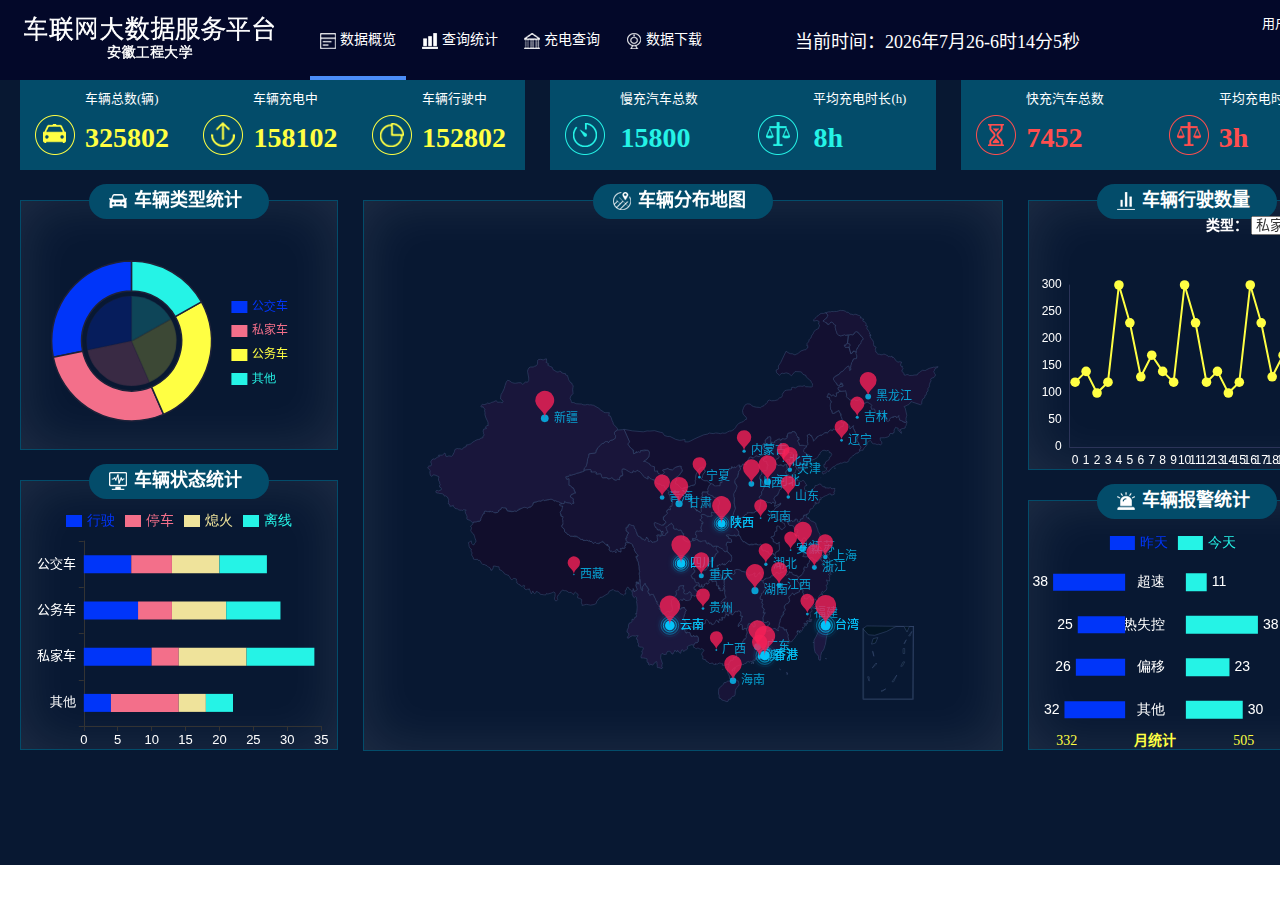
<file: index.html>
<!DOCTYPE html>
<html lang="zh-CN">
<head>
    <meta charset="utf-8">
    <meta http-equiv="X-UA-Compatible" content="IE=edge">
    <meta name="viewport" content="width=device-width, initial-scale=1">
    <title>数据概览</title>
    <link href="css/bootstrap.css" rel="stylesheet">
    <link rel="stylesheet" href="css/common.css">
    <link rel="stylesheet" href="css/data_text.css">
    <link rel="stylesheet" href="css/foundation-datepicker.css">

    <!--[if lt IE 9]>
    <script src="js/html5shiv.min.js"></script>
    <script src="js/respond.min.js"></script>
    <![endif]-->
</head>
<body>

<!--header开始-->
<div class="header">
    <div class="header_logo fl">
        <a href="#"><img src="img/header_logo.png" alt=""></a>
    </div>

    <div class="showTime">当前时间：2021年12月28-0时54分14秒</div>
      <script>
        var t = null;
        t = setTimeout(time, 1000); //開始运行
        function time() {
          clearTimeout(t); //清除定时器
          dt = new Date();
          var y = dt.getFullYear();
          var mt = dt.getMonth() + 1;
          var day = dt.getDate();
          var h = dt.getHours(); //获取时
          var m = dt.getMinutes(); //获取分
          var s = dt.getSeconds(); //获取秒
          document.querySelector(".showTime").innerHTML =
            "当前时间：" +
            y +
            "年" +
            mt +
            "月" +
            day +
            "-" +
            h +
            "时" +
            m +
            "分" +
            s +
            "秒";
          t = setTimeout(time, 1000); //设定定时器，循环运行
        }
      </script>

    <div class="header_nav fl">
        <ul>
            <li>
                <img src="img/nav_1.png" alt="">
                <a href="index.html" class="nav_current">数据概览</a>
            </li>
            <!-- <li>
                <img src="img/nav_2.png" alt="">
                <a href="#">车辆监控</a>
            </li> -->
            <li>
                <img src="img/nav_7.png" alt="">
                <a href="查询统计.html">查询统计</a>
            </li>
            <li>
                <img src="img/nav_3.png" alt="">
                <a href="充电查询.html">充电查询</a>
            </li>
            <!-- <li>
                <img src="img/nav_4.png" alt="">
                <a href="#">参数设置</a>
            </li>
            <li>
                <img src="img/nav_5.png" alt="">
                <a href="#">车载视频</a>
            </li> -->
            <li>
                <img src="img/nav_6.png" alt="">
                <a href="数据下载.html">数据下载</a>
            </li>
            <!--<li>-->
                <!--<img src="img/nav_8.png" alt="">-->
                <!--<a href="#">行业应用</a>-->
            <!--</li>-->
            <!-- <li>
                <img src="img/nav_9.png" alt="">
                <a href="#">系统设置</a>
                <ul>
                    <li>
                        <a href="#">平台管理</a>
                        <ul>
                            <li><a href="#">平台管理1</a></li>
                            <li><a href="#">平台管理2</a></li>
                            <li><a href="#">平台管理3</a></li>
                            <li><a href="#">平台管理3</a></li>
                            <li><a href="#">平台管理3</a></li>
                            <li><a href="#">平台管理3</a></li>
                        </ul>
                    </li>
                    <li>
                        <a href="#">设备管理</a>
                        <ul>
                            <li><a href="#">设备管理1</a></li>
                            <li><a href="#">设备管理2</a></li>
                            <li><a href="#">设备管理3</a></li>
                            <li><a href="#">设备管理4</a></li>
                            <li><a href="#">设备管理5</a></li>
                            <li><a href="#">设备管理6</a></li>
                        </ul>
                    </li>
                    <li><a href="#">系统设置</a></li> -->
                </ul>
            </li>
        </ul>
    </div>
    <div class="header_myself fr">
        <p>用户：管理员</p>
        <a href="#" data-toggle="modal" data-target=".bs-example-modal-sm">注销 &nbsp;<span class="caret"></span></a>
    </div>
</div>
<!--header结束-->

<!--content开始-->
<div class="data_content">
    <!-- <div class="data_time">
        <img src="img/data_time.png" alt="" class="fl">
        <input type="text"  value="" id="demo-1" style="background: #04425f;width: 80px;" placeholder="选择日期">
    </div> -->
    <div class="data_info">
        <div class="info_1 fl">
            <div class="text_1">
                <div class="fl">
                    <img src="img/info_1.png" alt="" class="fl">
                    <div class="fl">
                        <p>车辆总数(辆)</p>
                        <p>325802</p>
                    </div>
                </div>
                <div class="fl">
                    <img src="img/info_2.png" alt="" class="fl">
                    <div class="fl">
                        <p>车辆充电中</p>
                        <p>158102</p>
                    </div>
                </div>
                <div class="fl">
                    <img src="img/info_3.png" alt="" class="fl">
                    <div class="fl">
                        <p>车辆行驶中</p>
                        <p>152802</p>
                    </div>
                </div>
            </div>

        </div>
        <div class="info_2 fl">
            <div class="text_2">
                <div class="fl">
                    <img src="img/info_4.png" alt="" class="fl">
                    <div class="fl">
                        <p>慢充汽车总数</p>
                        <p>15800</p>
                    </div>
                </div>
                <div class="fl">
                    <img src="img/info_5.png" alt="" class="fl">
                    <div class="fl">
                        <p>平均充电时长(h)</p>
                        <p>8h</p>
                    </div>
                </div>
            </div>

        </div>
        <div class="info_3 fr">
            <div class="text_3">
                <div class="fl">
                    <img src="img/info_6.png" alt="" class="fl">
                    <div class="fl">
                        <p>快充汽车总数</p>
                        <p>7452</p>
                    </div>
                </div>
                <div class="fl">
                    <img src="img/info_7.png" alt="" class="fl">
                    <div class="fl">
                        <p>平均充电时长(h)</p>
                        <p>3h</p>
                    </div>
                </div>
            </div>

        </div>
    </div>

    <div class="data_main">
        <div class="main_left fl">
            <div class="left_1">
                <div class="main_title">
                    <img src="img/title_1.png" alt="">
                    车辆类型统计
                </div>
                <div id="chart_1" class="chart" style="width:100%;height: 280px;"></div>
            </div>
            <div class="left_2">
                <div class="main_title">
                    <img src="img/title_2.png" alt="">
                    车辆状态统计
                </div>
                <div id="chart_2" class="chart" style="width:100%;height: 280px;"></div>
            </div>
        </div>
        <div class="main_center fl">
            <div class="center_text">
                <div class="main_title">
                    <img src="img/title_3.png" alt="">
                    车辆分布地图
                </div>
                <div id="chart_map" style="width:100%;height:610px;"></div>
            </div>
        </div>
        <div class="main_right fr">
            <div class="right_1">
                <div class="main_title">
                    <img src="img/title_4.png" alt="">
                    车辆行驶数量
                </div>
                <div class="choice">
                    <label for="">类型：</label>
                    <select name="" id="">
                        <option value="">私家车</option>
                        <option value="">出租车</option>
                        <option value="">公务车</option>
                    </select>
                </div>
                <div id="chart_3" class="echart" style="width:100%;height: 280px;"></div>
            </div>
            <div class="right_2">
                <div class="main_title">
                    <img src="img/title_5.png" alt="">
                    车辆报警统计
                </div>
                <div id="chart_4" class="echart fl" style="width:80%;height: 230px;"></div>
                <div class="fr chart_text">
                    <p>同比</p>
                    <p><img src="img/down.png" alt="">2%</p>
                    <p><img src="img/up.png" alt="">4%</p>
                    <p><img src="img/down.png" alt="">5%</p>
                    <p><img src="img/down.png" alt="">3%</p>
                </div>
                <div style="width: 80%;" class="text_sum">
                    <div class="fl" style="width:30%">332</div>
                    <div class="fl" style="width:40%">月统计</div>
                    <div class="fr" style="width:30%">505</div>
                </div>
            </div>
        </div>
    </div>
    <!-- <div class="data_bottom">
        <div class="bottom_1 fl">
            <div class="main_title">
                <img src="img/title_6.png" alt="">
                汽车品牌保有量排名
            </div>
            <div class="main_table">
                <table>
                    <thead>
                    <tr>
                        <th>排名</th>
                        <th>品牌</th>
                        <th>占比</th>
                    </tr>
                    </thead>
                    <tbody>
                    <tr>
                        <td>1</td>
                        <td>A品牌</td>
                        <td>21%</td>
                    </tr>
                    <tr>
                        <td>2</td>
                        <td>B品牌</td>
                        <td>19%</td>
                    </tr>
                    <tr>
                        <td>3</td>
                        <td>C品牌</td>
                        <td>12%</td>
                    </tr>
                    <tr>
                        <td>4</td>
                        <td>D品牌</td>
                        <td>11%</td>
                    </tr>
                    <tr>
                        <td>5</td>
                        <td>E品牌</td>
                        <td>7%</td>
                    </tr>
                    </tbody>
                </table>
            </div>
        </div>
        <div class="bottom_center fl">
            <div class="bottom_2 fl">
                <div class="main_title">
                    <img src="img/title_6.png" alt="">
                    电池种类使用情况
                </div>
                <div class="main_table">
                    <table>
                        <thead>
                        <tr>
                            <th>排名</th>
                            <th>种类</th>
                            <th>占比</th>
                        </tr>
                        </thead>
                        <tbody>
                        <tr>
                            <td>1</td>
                            <td>铅酸电池</td>
                            <td>31%</td>
                        </tr>
                        <tr>
                            <td>2</td>
                            <td>镍氢电池</td>
                            <td>21%</td>
                        </tr>
                        <tr>
                            <td>3</td>
                            <td>锂离子电池</td>
                            <td>17%</td>
                        </tr>
                        <tr>
                            <td>4</td>
                            <td>磷酸铁锂电池</td>
                            <td>14%</td>
                        </tr>
                        <tr>
                            <td>5</td>
                            <td>三元锂电池</td>
                            <td>11%</td>
                        </tr>
                        </tbody>
                    </table>
                </div>
            </div>
            <div class="bottom_3 fl">
                <div class="main_title">
                    <img src="img/title_6.png" alt="">
                    当前充电高负荷城市
                </div>
                <div class="main_table">
                    <table>
                        <thead>
                        <tr>
                            <th>排名</th>
                            <th>城市</th>
                            <th>最大负荷占比</th>
                        </tr>
                        </thead>
                        <tbody>
                        <tr>
                            <td>1</td>
                            <td>A市</td>
                            <td>87%</td>
                        </tr>
                        <tr>
                            <td>2</td>
                            <td>B市</td>
                            <td>76%</td>
                        </tr>
                        <tr>
                            <td>3</td>
                            <td>C市</td>
                            <td>72%</td>
                        </tr>
                        <tr>
                            <td>4</td>
                            <td>D市</td>
                            <td>66%</td>
                        </tr>
                        <tr>
                            <td>5</td>
                            <td>E市</td>
                            <td>58%</td>
                        </tr>
                        </tbody>
                    </table>
                </div>
            </div>
        </div>
        <div class="bottom_4 fr">
            <div class="main_title">
                <img src="img/title_5.png" alt="">
                全国电动汽车保有量
            </div>
            <div class="main_table">
                <table>
                    <thead>
                    <tr>
                        <th>排名</th>
                        <th>城市</th>
                        <th>占比（全国）</th>
                    </tr>
                    </thead>
                    <tbody>
                    <tr>
                        <td>1</td>
                        <td>北京</td>
                        <td>9%</td>
                    </tr>
                    <tr>
                        <td>2</td>
                        <td>上海</td>
                        <td>7.1%</td>
                    </tr>
                    <tr>
                        <td>3</td>
                        <td>深圳</td>
                        <td>6.2%</td>
                    </tr>
                    <tr>
                        <td>4</td>
                        <td>广州</td>
                        <td>4.2%</td>
                    </tr>
                    <tr>
                        <td>5</td>
                        <td>成都</td>
                        <td>2.2%</td>
                    </tr>
                    </tbody>
                </table>
            </div>
        </div>
    </div>
</div> -->


</div>
<!--content结束-->


<!--注销模态框  开始-->
<div class="modal fade bs-example-modal-sm" id="myModal" tabindex="-1" role="dialog">
    <div class="modal-dialog modal-sm" role="document">
        <div class="modal-content">
            <div class="modal-header">
                <button type="button" class="close" data-dismiss="modal" aria-label="Close"><span aria-hidden="true">&times;</span></button>
                <h4 class="modal-title">注销</h4>
            </div>
            <div class="modal-body">
                <p>确认退出该系统吗？</p>
            </div>
            <div class="modal-footer">
                <button type="button" class="btn btn-default" data-dismiss="modal">取消</button>
                <button type="button" class="btn btn-primary">确认</button>
            </div>
        </div>
    </div>
</div>
<!--注销模态框  结束-->
 

</body>
<script src="js/jquery-2.2.1.min.js"></script>
<script src="js/bootstrap.min.js"></script>
<script src="js/common.js"></script>
<script src="js/echarts.min.js"></script>
<script src="js/echart.js"></script>
<script src="js/china.js"></script>
<script src="js/foundation-datepicker.js"></script>
<script src="js/foundation-datepicker.zh-CN.js"></script>
<script>
    $('#demo-1').fdatepicker();

    var nowTemp = new Date();
    var now = new Date(nowTemp.getFullYear(), nowTemp.getMonth(), nowTemp.getDate(), 0, 0, 0, 0);
    var checkin = $('#dpd1').fdatepicker({
        onRender: function (date) {
            return date.valueOf() < now.valueOf() ? 'disabled' : '';
        }
    }).on('changeDate', function (ev) {
        if (ev.date.valueOf() > checkout.date.valueOf()) {
            var newDate = new Date(ev.date)
            newDate.setDate(newDate.getDate() + 1);
            checkout.update(newDate);
        }
        checkin.hide();
        $('#dpd2')[0].focus();
    }).data('datepicker');
    var checkout = $('#dpd2').fdatepicker({
        onRender: function (date) {
            return date.valueOf() <= checkin.date.valueOf() ? 'disabled' : '';
        }
    }).on('changeDate', function (ev) {
        checkout.hide();
    }).data('datepicker');
</script>
</html>
</file>
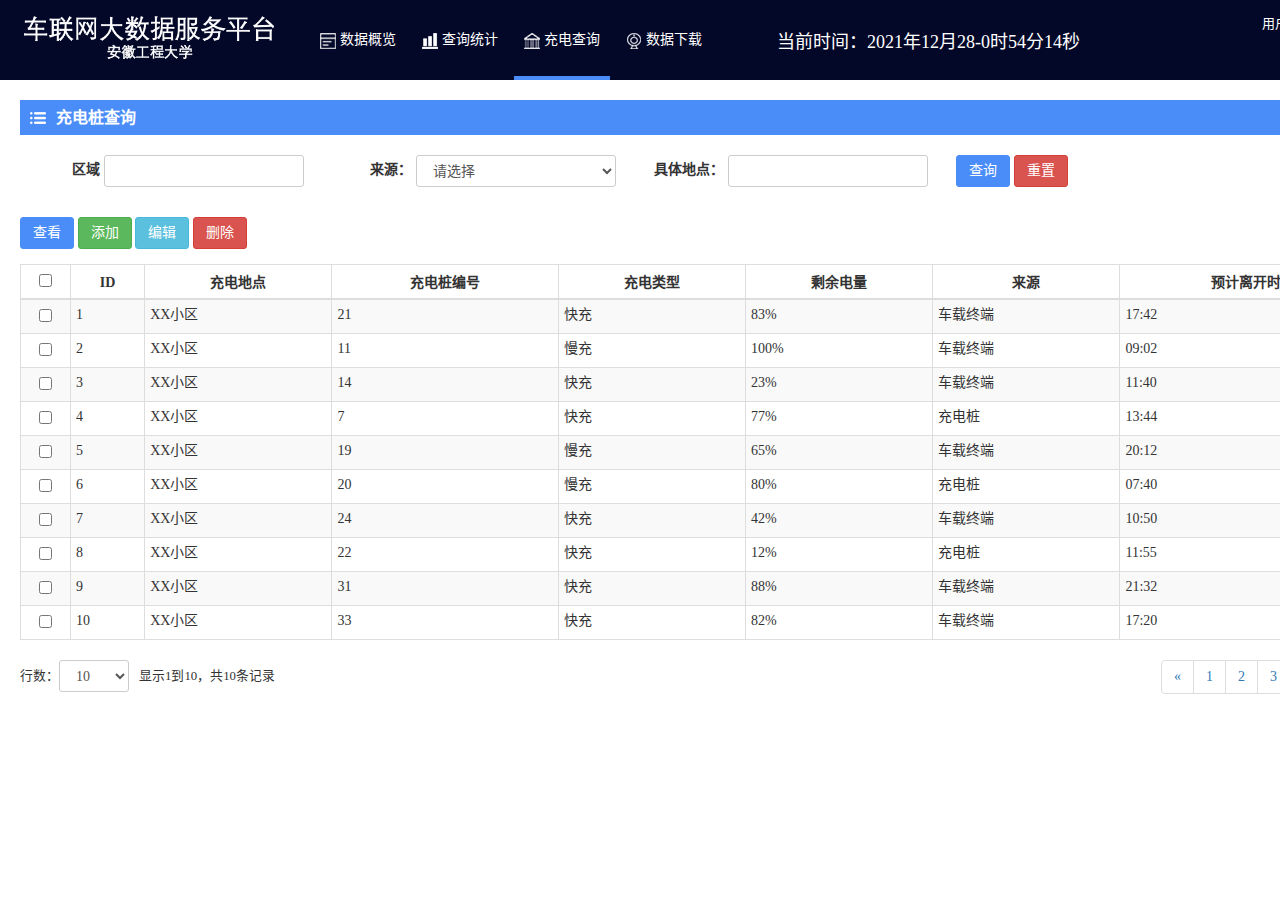
<file: 充电查询.html>
<!DOCTYPE html>
<html lang="zh-CN">
<head>
    <meta charset="utf-8">
    <meta http-equiv="X-UA-Compatible" content="IE=edge">
    <meta name="viewport" content="width=device-width, initial-scale=1">
    <title>充电查询</title>
    <link href="css/bootstrap.css" rel="stylesheet">
    <link rel="stylesheet" href="css/common.css">


    <!--[if lt IE 9]>
    <script src="js/html5shiv.min.js"></script>
    <script src="js/respond.min.js"></script>
    <![endif]-->
</head>
<body>

<!--header开始-->
<div class="header">
    <div class="header_logo fl">
        <a href="#"><img src="img/header_logo.png" alt=""></a>
    </div>
    <div class="showTime">当前时间：2021年12月28-0时54分14秒</div>
      <script>
        var t = null;
        t = setTimeout(time, 1000); //開始运行
        function time() {
          clearTimeout(t); //清除定时器
          dt = new Date();
          var y = dt.getFullYear();
          var mt = dt.getMonth() + 1;
          var day = dt.getDate();
          var h = dt.getHours(); //获取时
          var m = dt.getMinutes(); //获取分
          var s = dt.getSeconds(); //获取秒
          document.querySelector(".showTime").innerHTML =
            "当前时间：" +
            y +
            "年" +
            mt +
            "月" +
            day +
            "-" +
            h +
            "时" +
            m +
            "分" +
            s +
            "秒";
          t = setTimeout(time, 1000); //设定定时器，循环运行
        }
      </script>
    <div class="header_nav fl">
        <ul>
            <li>
                <img src="img/nav_1.png" alt="">
                <a href="index.html" >数据概览</a>
            </li>
            <!-- <li>
                <img src="img/nav_2.png" alt="">
                <a href="#">车辆监控</a>
            </li> -->
            <li>
                <img src="img/nav_7.png" alt="">
                <a href="查询统计.html">查询统计</a>
            </li>
            <li>
                <img src="img/nav_3.png" alt="">
                <a href="充电查询.html" class="nav_current">充电查询</a>
            </li>
            <!-- <li>
                <img src="img/nav_4.png" alt="">
                <a href="#">参数设置</a>
            </li>
            <li>
                <img src="img/nav_5.png" alt="">
                <a href="#">车载视频</a>
            </li> -->
            <li>
                <img src="img/nav_6.png" alt="">
                <a href="数据下载.html">数据下载</a>
            </li>
            <!--<li>-->
                <!--<img src="img/nav_8.png" alt="">-->
                <!--<a href="#">行业应用</a>-->
            <!--</li>-->
            <!-- <li>
                <img src="img/nav_9.png" alt="">
                <a href="#">系统设置</a>
            </li> -->
        </ul>
    </div>
    <div class="header_myself fr">
        <p>用户：管理员</p>
        <a href="#" data-toggle="modal" data-target=".bs-example-modal-sm">注销 &nbsp;<span class="caret"></span></a>
    </div>
</div>
<!--header结束-->

<!--content开始-->
<div class="content">
    <div class="content_title">
        <img src="img/content_title.png" alt="" class="fl">
        <p>充电桩查询</p>
    </div>
    <div class="content_main">
        <div class="form-inline content_search">
            <div class="form-group">
                <label>区域</label>
                <input type="text" class="form-control"  placeholder=" ">
            </div>
            <div class="form-group">
                <label >来源：</label>
                <select class="form-control">
                    <option>请选择</option>
                    <option>车载终端</option>
                    <option>充电桩</option>
                </select>
            </div>
            <div class="form-group">
                <label >具体地点：</label>
                <input type="text" class="form-control"  placeholder="">
            </div>
            <button type="button" class="btn btn-primary">查询</button>
            <button type="button" class="btn btn-danger">重置</button>
        </div>
        <div class="content_table">
            <div class="table_ipt">
                <button type="button" class="btn btn-primary">查看</button>
                <button type="button" class="btn btn-success" id="add_ipt">添加</button>
                <button type="button" class="btn btn-info">编辑</button>
                <button type="button" class="btn btn-danger">删除</button>
            </div>
            <table class="table table-bordered table-hover table-condensed table-responsive table-striped">
                <thead>
                <tr>
                    <th><input type="checkbox"></th>
                    <th>ID</th>
                    <th>充电地点</th>
                    <th>充电桩编号</th>
                    <th>充电类型</th>
                    <th>剩余电量</th>
                    <th>来源</th>
                    <th>预计离开时间</th>
                </tr>
                </thead>
                <tbody>
                <tr>
                    <td><input type="checkbox"></td>
                    <td>1</td>
                    <td>XX小区</td>
                    <td>21</td>
                    <td>快充</td>
                    <td>83%</td>
                    <td>车载终端</td>
                    <td>17:42</td>
                </tr>
                <tr>
                    <td><input type="checkbox"></td>
                    <td>2</td>
                    <td>XX小区</td>
                    <td>11</td>
                    <td>慢充</td>
                    <td>100%</td>
                    <td>车载终端</td>
                    <td>09:02</td>
                </tr>
                <tr>
                    <td><input type="checkbox"></td>
                    <td>3</td>
                    <td>XX小区</td>
                    <td>14</td>
                    <td>快充</td>
                    <td>23%</td>
                    <td>车载终端</td>
                    <td>11:40</td>
                </tr>
                <tr>
                    <td><input type="checkbox"></td>
                    <td>4</td>
                    <td>XX小区</td>
                    <td>7</td>
                    <td>快充</td>
                    <td>77%</td>
                    <td>充电桩</td>
                    <td>13:44</td>
                </tr>
                <tr>
                    <td><input type="checkbox"></td>
                    <td>5</td>
                    <td>XX小区</td>
                    <td>19</td>
                    <td>慢充</td>
                    <td>65%</td>
                    <td>车载终端</td>
                    <td>20:12</td>
                </tr>
                <tr>
                    <td><input type="checkbox"></td>
                    <td>6</td>
                    <td>XX小区</td>
                    <td>20</td>
                    <td>慢充</td>
                    <td>80%</td>
                    <td>充电桩</td>
                    <td>07:40</td>
                </tr>
                <tr>
                    <td><input type="checkbox"></td>
                    <td>7</td>
                    <td>XX小区</td>
                    <td>24</td>
                    <td>快充</td>
                    <td>42%</td>
                    <td>车载终端</td>
                    <td>10:50</td>
                </tr>
                <tr>
                    <td><input type="checkbox"></td>
                    <td>8</td>
                    <td>XX小区</td>
                    <td>22</td>
                    <td>快充</td>
                    <td>12%</td>
                    <td>充电桩</td>
                    <td>11:55</td>
                </tr>
                <tr>
                    <td><input type="checkbox"></td>
                    <td>9</td>
                    <td>XX小区</td>
                    <td>31</td>
                    <td>快充</td>
                    <td>88%</td>
                    <td>车载终端</td>
                    <td>21:32</td>
                </tr>
                <tr>
                    <td><input type="checkbox"></td>
                    <td>10</td>
                    <td>XX小区</td>
                    <td>33</td>
                    <td>快充</td>
                    <td>82%</td>
                    <td>车载终端</td>
                    <td>17:20</td>
                </tr>
                </tbody>
            </table>


        </div>
        <div class="content_page fl">
            <span class="fl">行数：</span>
            <select name="" class="form-control fl">
                <option value="">10</option>
                <option value="">15</option>
                <option value="">20</option>
                <option value="">全部</option>
            </select>
            <span class="fl">显示1到10，共10条记录</span>
        </div>
        <nav aria-label="Page navigation" class="fr">
            <ul class="pagination" style="margin: 0">
                <li>
                    <a href="#" aria-label="Previous">
                        <span aria-hidden="true">&laquo;</span>
                    </a>
                </li>
                <li><a href="#">1</a></li>
                <li><a href="#">2</a></li>
                <li><a href="#">3</a></li>
                <li><a href="#">4</a></li>
                <li><a href="#">5</a></li>
                <li>
                    <a href="#" aria-label="Next">
                        <span aria-hidden="true">&raquo;</span>
                    </a>
                </li>
            </ul>
        </nav>

    </div>

</div>
<!--content结束-->




<!--注销模态框  开始-->
<div class="modal fade bs-example-modal-sm" id="myModal" tabindex="-1" role="dialog">
    <div class="modal-dialog modal-sm" role="document">
        <div class="modal-content">
            <div class="modal-header">
                <button type="button" class="close" data-dismiss="modal" aria-label="Close"><span aria-hidden="true">&times;</span></button>
                <h4 class="modal-title">注销</h4>
            </div>
            <div class="modal-body">
                <p>确认退出该系统吗？</p>
            </div>
            <div class="modal-footer">
                <button type="button" class="btn btn-default" data-dismiss="modal">取消</button>
                <button type="button" class="btn btn-primary">确认</button>
            </div>
        </div>
    </div>
</div>
<!--注销模态框  结束-->


<!--添加模态框  开始-->
<div class="modal fade" id="modal_add" tabindex="-1" role="dialog">
    <div class="modal-dialog" role="document" style="width: 700px;">
        <div class="modal-content">
            <div class="modal-header">
                <button type="button" class="close" data-dismiss="modal" aria-label="Close"><span aria-hidden="true">&times;</span></button>
                <h4 class="modal-title">添加</h4>
            </div>
            <div class="modal-body">
                <div class="form-horizontal">
                    <div class="form-group">
                        <label  class="col-sm-2 control-label">车牌号</label>
                        <div class="col-sm-10">
                            <input type="text" class="form-control"  placeholder="">
                        </div>
                    </div>
                    <div class="form-group">
                        <label  class="col-sm-2 control-label">颜色</label>
                        <div class="col-sm-10">
                            <input type="text" class="form-control"  placeholder="">
                        </div>
                    </div>
                    <div class="form-group">
                        <label  class="col-sm-2 control-label">来源</label>
                        <div class="col-sm-10">
                            <select class="form-control">
                                <option>请选择</option>
                                <option>车载终端</option>
                                <option>其他</option>
                            </select>
                        </div>
                    </div>
                    <div class="form-group">
                        <label  class="col-sm-2 control-label">企业名称</label>
                        <div class="col-sm-10">
                            <input type="text" class="form-control"  placeholder="">
                        </div>
                    </div>
                    <div class="form-group">
                        <label  class="col-sm-2 control-label">报警类型</label>
                        <div class="col-sm-10">
                            <input type="text" class="form-control"  placeholder="">
                        </div>
                    </div>
                    <div class="form-group">
                        <label  class="col-sm-2 control-label">视频终端</label>
                        <div class="col-sm-10">
                            <input type="text" class="form-control"  placeholder="">
                        </div>
                    </div>
                    <div class="form-group">
                        <label  class="col-sm-2 control-label">车辆总数</label>
                        <div class="col-sm-10">
                            <input type="text" class="form-control"  placeholder="">
                        </div>
                    </div>
                    <div/>
                </div>
                <div class="modal-footer">
                    <button type="button" class="btn btn-default" data-dismiss="modal">取消</button>
                    <button type="button" class="btn btn-primary">确认</button>
                </div>
            </div>
        </div>
    </div>
</div>
<!--添加模态框  结束-->



</body>
<script src="js/jquery-1.11.1.js"></script>
<script src="js/bootstrap.min.js"></script>
<script src="js/common.js"></script>
</html>
</file>
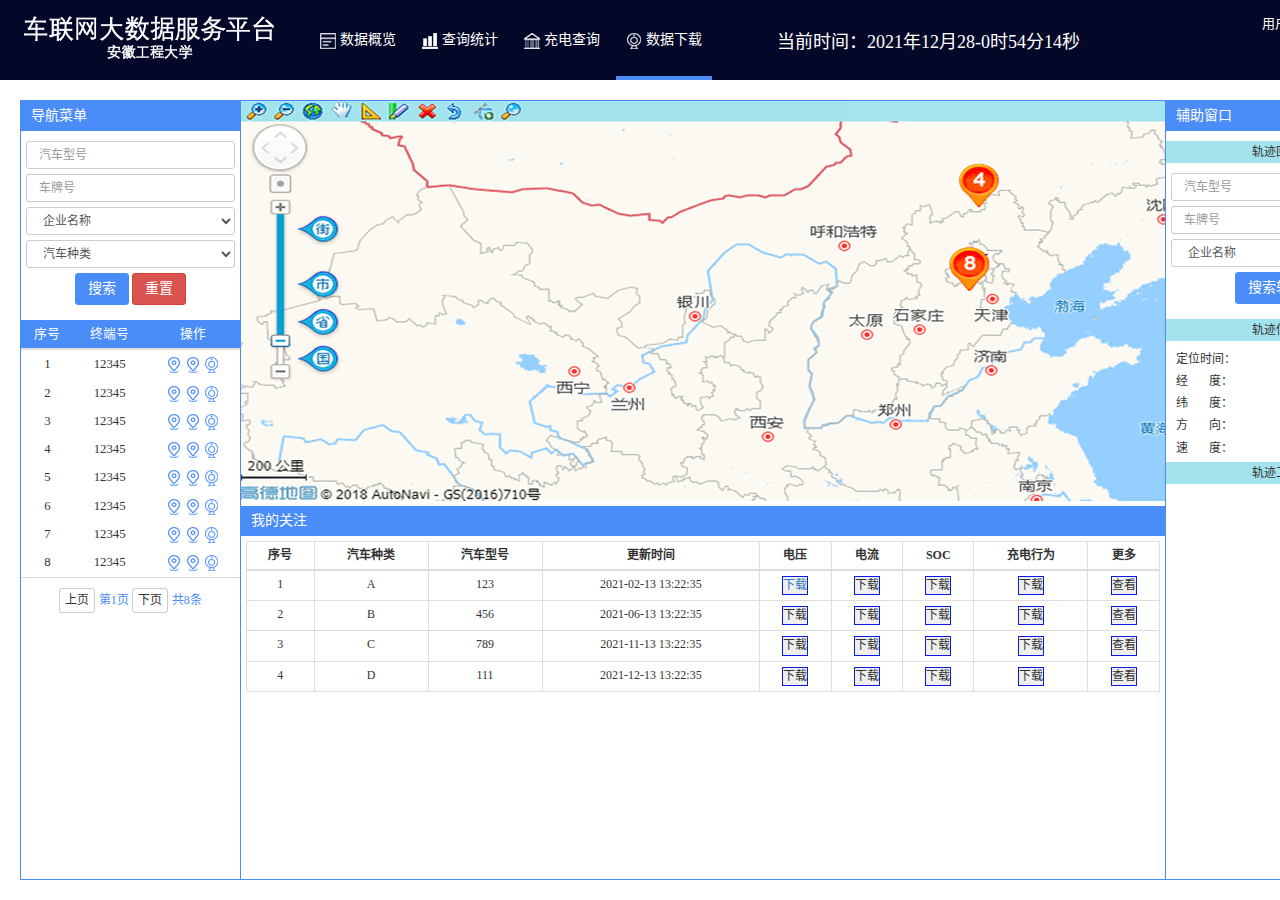
<file: 数据下载.html>
<!DOCTYPE html>
<html lang="zh-CN">
<head>
    <meta charset="utf-8">
    <meta http-equiv="X-UA-Compatible" content="IE=edge">
    <meta name="viewport" content="width=device-width, initial-scale=1">
    <title>数据下载</title>
    <link href="css/bootstrap.css" rel="stylesheet">
    <link rel="stylesheet" href="css/common.css">
    <link rel="stylesheet" href="css/test.css">

    <!--[if lt IE 9]>
    <script src="js/html5shiv.min.js"></script>
    <script src="js/respond.min.js"></script>
    <![endif]-->
</head>
<body>

<!--header开始-->
<div class="header">
    <div class="header_logo fl">
        <a href="#"><img src="img/header_logo.png" alt=""></a>
    </div>
    <div class="showTime">当前时间：2021年12月28-0时54分14秒</div>
      <script>
        var t = null;
        t = setTimeout(time, 1000); //開始运行
        function time() {
          clearTimeout(t); //清除定时器
          dt = new Date();
          var y = dt.getFullYear();
          var mt = dt.getMonth() + 1;
          var day = dt.getDate();
          var h = dt.getHours(); //获取时
          var m = dt.getMinutes(); //获取分
          var s = dt.getSeconds(); //获取秒
          document.querySelector(".showTime").innerHTML =
            "当前时间：" +
            y +
            "年" +
            mt +
            "月" +
            day +
            "-" +
            h +
            "时" +
            m +
            "分" +
            s +
            "秒";
          t = setTimeout(time, 1000); //设定定时器，循环运行
        }
      </script>
    <div class="header_nav fl">
        <ul>
            <li>
                <img src="img/nav_1.png" alt="">
                <a href="index.html">数据概览</a>
            </li>
            <!-- <li>
                <img src="img/nav_2.png" alt="">
                <a href="#">车辆监控</a>
            </li> -->
            <li>
                <img src="img/nav_7.png" alt="">
                <a href="查询统计.html">查询统计</a>
            </li>
            <li>
                <img src="img/nav_3.png" alt="">
                <a href="充电查询.html">充电查询</a>
            </li>
            <!-- <li>
                <img src="img/nav_4.png" alt="">
                <a href="#">参数设置</a>
            </li>
            <li>
                <img src="img/nav_5.png" alt="">
                <a href="#">车载视频</a>
            </li> -->
            <li>
                <img src="img/nav_6.png" alt="">
                <a href="数据下载.html"  class="nav_current">数据下载</a>
            </li>
            <!--<li>-->
                <!--<img src="img/nav_8.png" alt="">-->
                <!--<a href="#">行业应用</a>-->
            <!--</li>-->
            <!-- <li>
                <img src="img/nav_9.png" alt="">
                <a href="#">系统设置</a>
            </li> -->
        </ul>
    </div>
    <div class="header_myself fr">
        <p>用户：管理员</p>
        <a href="#" data-toggle="modal" data-target=".bs-example-modal-sm">注销 &nbsp;<span class="caret"></span></a>
    </div>
</div>
<!--header结束-->

<!--content开始-->
<div class="content video_content">
    <div class="content_left fl">
        <div class="left_title"><p>导航菜单</p></div>
        <div class="left_search">
            <div class="form-group">
                <input type="text" class="form-control"  placeholder="汽车型号">
            </div>
            <div class="form-group">
                <input type="text" class="form-control"  placeholder="车牌号">
            </div>
            <select class="form-control">
                <option>企业名称</option>
                <option>2</option>
                <option>3</option>
                <option>4</option>
                <option>5</option>
            </select>
            <select class="form-control">
                <option>汽车种类</option>
                <option>2</option>
                <option>3</option>
                <option>4</option>
                <option>5</option>
            </select>
        </div>
        <div class="form-group" style="text-align: center">
            <button type="button" class="btn btn-primary">搜索</button>
            <button type="button" class="btn btn-danger">重置</button>
        </div>
        <div class="left_table">
            <table class="table table-condensed table-hover" style="margin-bottom: 0">
                <thead>
                <tr>
                    <th>序号</th>
                    <th>终端号</th>
                    <th>操作</th>
                </tr>
                </thead>
                <tbody>
                <tr>
                    <td>1</td>
                    <td>12345</td>
                    <td>
                        <a href="#"><img src="img/table_1.png" alt=""></a>
                        <a href="#"><img src="img/table_1.png" alt=""></a>
                        <a href="#"><img src="img/table_3.png" alt=""></a>
                    </td>
                </tr>
                <tr>
                    <td>2</td>
                    <td>12345</td>
                    <td>
                        <a href="#"><img src="img/table_1.png" alt=""></a>
                        <a href="#"><img src="img/table_1.png" alt=""></a>
                        <a href="#"><img src="img/table_3.png" alt=""></a>
                    </td>
                </tr>
                <tr>
                    <td>3</td>
                    <td>12345</td>
                    <td>
                        <a href="#"><img src="img/table_1.png" alt=""></a>
                        <a href="#"><img src="img/table_1.png" alt=""></a>
                        <a href="#"><img src="img/table_3.png" alt=""></a>
                    </td>
                </tr>
                <tr>
                    <td>4</td>
                    <td>12345</td>
                    <td>
                        <a href="#"><img src="img/table_1.png" alt=""></a>
                        <a href="#"><img src="img/table_1.png" alt=""></a>
                        <a href="#"><img src="img/table_3.png" alt=""></a>
                    </td>
                </tr>
                <tr>
                    <td>5</td>
                    <td>12345</td>
                    <td>
                        <a href="#"><img src="img/table_1.png" alt=""></a>
                        <a href="#"><img src="img/table_1.png" alt=""></a>
                        <a href="#"><img src="img/table_3.png" alt=""></a>
                    </td>
                </tr>
                <tr>
                    <td>6</td>
                    <td>12345</td>
                    <td>
                        <a href="#"><img src="img/table_1.png" alt=""></a>
                        <a href="#"><img src="img/table_1.png" alt=""></a>
                        <a href="#"><img src="img/table_3.png" alt=""></a>
                    </td>
                </tr>
                <tr>
                    <td>7</td>
                    <td>12345</td>
                    <td>
                        <a href="#"><img src="img/table_1.png" alt=""></a>
                        <a href="#"><img src="img/table_1.png" alt=""></a>
                        <a href="#"><img src="img/table_3.png" alt=""></a>
                    </td>
                </tr>
                <tr>
                    <td>8</td>
                    <td>12345</td>
                    <td>
                        <a href="#"><img src="img/table_1.png" alt=""></a>
                        <a href="#"><img src="img/table_1.png" alt=""></a>
                        <a href="#"><img src="img/table_3.png" alt=""></a>
                    </td>
                </tr>
                </tbody>
            </table>
        </div>
        <div class="table_page">
            <button class="btn btn-default" type="button">上页</button>
            <span>第1页</span>
            <button class="btn btn-default" type="button">下页</button>
            <span>共8条</span>
        </div>
    </div>
    <div class="content_center fl">
        <div class="center_top">
            <div class="map"></div>
            <div class="center_title">
                <p>我的关注</p>
            </div>
            <div class="center_table">
                <table class="table table-bordered table-hover table-condensed">
                    <thead>
                    <tr>
                        <th>序号</th>
                        <th>汽车种类</th>
                        <th>汽车型号</th>
                        <th>更新时间</th>
                        <th>电压</th>
                        <th>电流</th>
                        <th>SOC</th>
                        <th>充电行为</th>
                        <th>更多</th>
                    </tr>
                    </thead>
                    <tbody>
                    <tr>
                        <td>1</td>
                        <td>A</td>
                        <td>123</td>
                        <td>2021-02-13 13:22:35</td>
                        <td><a href="https://account.aliyun.com/login/login.htm?oauth_callback=https%3A%2F%2Fiot.console.aliyun.com%2Flk%2Fsummary%2Fnew&lang=zh" target="_blank"><button name="button">下载</button></td>
                        <td><button name="button">下载</button></td>
                        <td><button name="button">下载</button></td>
                        <td><button name="button">下载</button></td>
                        <td><button name="button">查看</button></td>
                        <!-- <td><a href="#"><img src="img/table_1.png" alt=""></a>
                            <a href="#"><img src="img/table_3.png" alt=""></a>
                        </td> -->
                    </tr>
                    <tr>
                        <td>2</td>
                        <td>B</td>
                        <td>456</td>
                        <td>2021-06-13 13:22:35</td>
                        <td><button name="button">下载</button></td>
                        <td><button name="button">下载</button></td>
                        <td><button name="button">下载</button></td>
                        <td><button name="button">下载</button></td>
                        <td><button name="button">查看</button></td>
                        <!-- <td><a href="#"><img src="img/table_1.png" alt=""></a>
                            <a href="#"><img src="img/table_3.png" alt=""></a>
                        </td> -->
                    </tr>
                    <tr>
                        <td>3</td>
                        <td>C</td>
                        <td>789</td>
                        <td>2021-11-13 13:22:35</td>
                        <td><button name="button">下载</button></td>
                        <td><button name="button">下载</button></td>
                        <td><button name="button">下载</button></td>
                        <td><button name="button">下载</button></td>
                        <td><button name="button">查看</button></td>
                        <!-- <td><a href="#"><img src="img/table_1.png" alt=""></a>
                            <a href="#"><img src="img/table_3.png" alt=""></a>
                        </td> -->
                    </tr>
                    <tr>
                        <td>4</td>
                        <td>D</td>
                        <td>111</td>
                        <td>2021-12-13 13:22:35</td>
                        <td><button name="button">下载</button></td>
                        <td><button name="button">下载</button></td>
                        <td><button name="button">下载</button></td>
                        <td><button name="button">下载</button></td>
                        <td><button name="button">查看</button></td>
                        <!-- <td><a href="#"><img src="img/table_1.png" alt=""></a>
                            <a href="#"><img src="img/table_3.png" alt=""></a>
                        </td> -->
                    </tr>
                    </tbody>
                </table>
            </div>
        </div>
    </div>
    <div class="content_right fr">
        <div class="right_title"><p>辅助窗口</p></div>
        <div>
            <div class="title_1"><p>轨迹回放</p></div>
            <div class="right_search">
                <div class="form-group">
                    <input type="text" class="form-control"  placeholder="汽车型号">
                </div>
                <div class="form-group">
                    <input type="text" class="form-control"  placeholder="车牌号">
                </div>
                <select class="form-control">
                    <option>企业名称</option>
                    <option>2</option>
                    <option>3</option>
                    <option>4</option>
                    <option>5</option>
                </select>
            </div>
            <div class="form-group" style="text-align: center">
                <button type="button" class="btn btn-primary">搜索轨迹</button>
            </div>
        </div>
        <div>
            <div class="title_1"><p>轨迹信息</p></div>
            <div class="right_info">
                <p>定位时间：</p>
                <p>经&nbsp;&nbsp;&nbsp;&nbsp;&nbsp;&nbsp;&nbsp;度：</p>
                <p>纬&nbsp;&nbsp;&nbsp;&nbsp;&nbsp;&nbsp;&nbsp;度：</p>
                <p>方&nbsp;&nbsp;&nbsp;&nbsp;&nbsp;&nbsp;&nbsp;向：</p>
                <p>速&nbsp;&nbsp;&nbsp;&nbsp;&nbsp;&nbsp;&nbsp;度：</p>
            </div>
        </div>
        <div>
            <div class="title_1"><p>轨迹工具</p></div>
        </div>

    </div>

</div>
<!--content结束-->





</body>
<script src="js/jquery-1.11.1.js"></script>
<script src="js/bootstrap.min.js"></script>
<script src="js/common.js"></script>
</html>
</file>
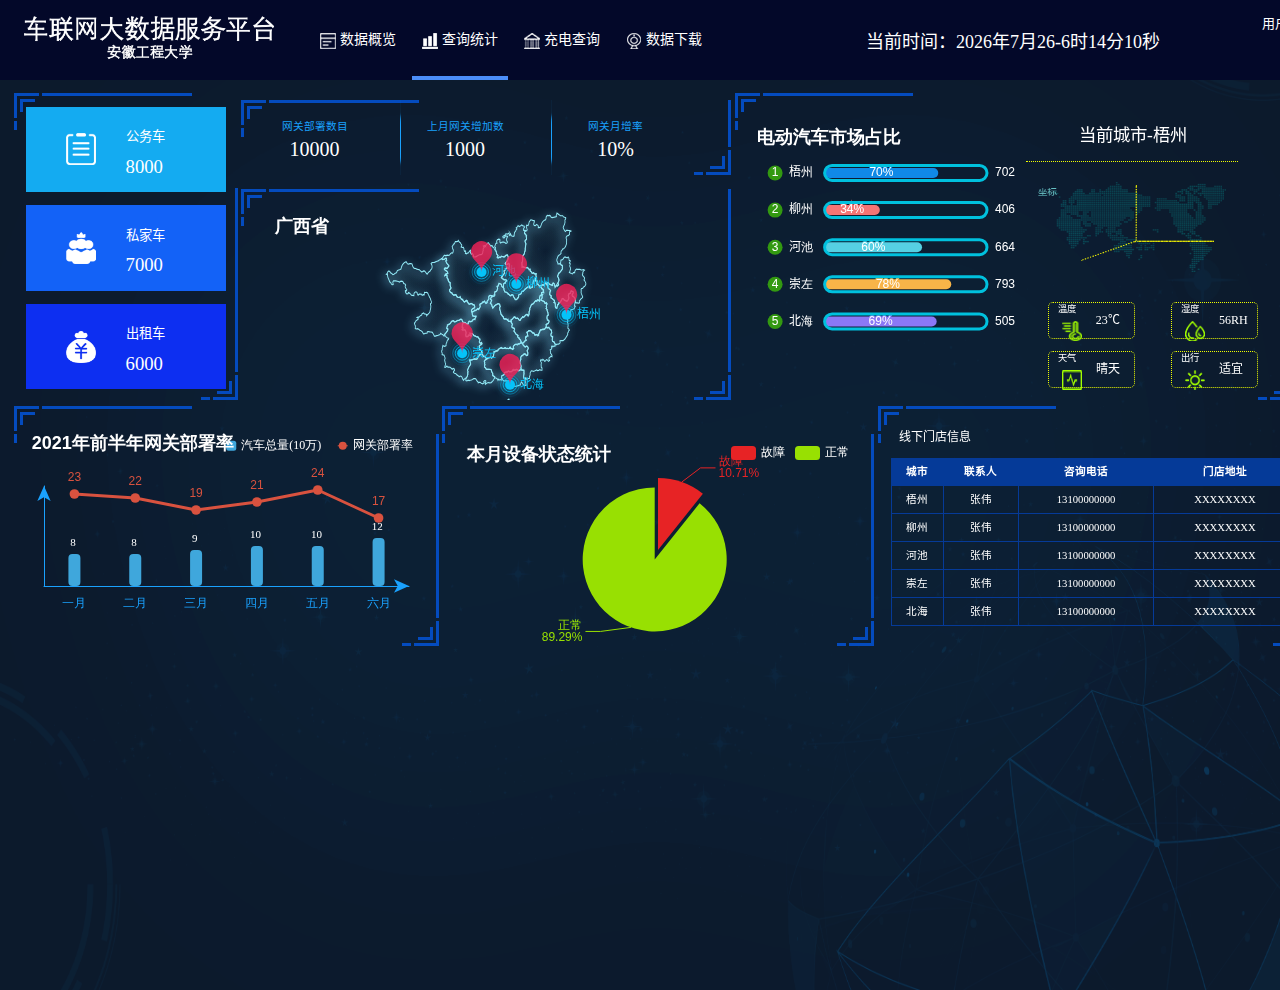
<file: 查询统计.html>
<!DOCTYPE html>
<html lang="zh-CN">
<head>
    <meta charset="UTF-8">
    <meta name="viewport" content="width=device-width, initial-scale=1.0">
    <meta http-equiv="X-UA-Compatible" content="ie=edge">
    <title>设备监测统计大数据</title>
    <link rel="stylesheet" href="css/css-查询统计/index.css">
    <link href="css/bootstrap.css" rel="stylesheet">
    <link rel="stylesheet" href="css/common.css">
    <script src="js/js-查询统计/jquery-2.2.1.min.js"></script>
    <script src="js/js-查询统计/rem.js"></script>
    <script src="js/js-查询统计/echarts.min.js"></script>
    <script src="js/js-查询统计/guangxi.js"></script>
    <script src="js/js-查询统计/index.js"></script>
</head>
<body>
<div class="t_container">
<!--header开始-->
<div class="header">
    <div class="header_logo fl">
        <a href="#"><img src="img/header_logo.png" alt=""></a>
    </div>
    <div class="showTime" id="t_header">当前时间：2021年12月28-0时54分14秒</div>
      <script> 
        var t = null;
        t = setTimeout(time, 1000); //開始运行
        function time() {
          clearTimeout(t); //清除定时器
          dt = new Date();
          var y = dt.getFullYear();
          var mt = dt.getMonth() + 1;
          var day = dt.getDate();
          var h = dt.getHours(); //获取时
          var m = dt.getMinutes(); //获取分
          var s = dt.getSeconds(); //获取秒
          document.querySelector(".showTime").innerHTML =
            "当前时间：" +
            y +
            "年" +
            mt +
            "月" +
            day +
            "-" +
            h +
            "时" +
            m +
            "分" +
            s +
            "秒";
          t = setTimeout(time, 1000); //设定定时器，循环运行
        }
      </script>
    <div class="header_nav fl">
        <ul>
            <li>
                <img src="img/nav_1.png" alt="">
                <a href="index.html" >数据概览</a>
            </li>
            <!-- <li>
                <img src="img/nav_2.png" alt="">
                <a href="#">车辆监控</a>
            </li> -->
            <li>
                <img src="img/nav_7.png" alt="">
                <a href="查询统计.html" class="nav_current">查询统计</a>
            </li>
            <li>
                <img src="img/nav_3.png" alt="">
                <a href="充电查询.html">充电查询</a>
            </li>
            <!-- <li>
                <img src="img/nav_4.png" alt="">
                <a href="#">参数设置</a>
            </li>
            <li>
                <img src="img/nav_5.png" alt="">
                <a href="#">车载视频</a>
            </li> -->
            <li>
                <img src="img/nav_6.png" alt="">
                <a href="数据下载.html">数据下载</a>
            </li>
            <!--<li>-->
                <!--<img src="img/nav_8.png" alt="">-->
                <!--<a href="#">行业应用</a>-->
            <!--</li>-->
            <!-- <li>
                <img src="img/nav_9.png" alt="">
                <a href="#">系统设置</a>
                <ul>
                    <li>
                        <a href="#">平台管理</a>
                        <ul>
                            <li><a href="#">平台管理1</a></li>
                            <li><a href="#">平台管理2</a></li>
                            <li><a href="#">平台管理3</a></li>
                            <li><a href="#">平台管理3</a></li>
                            <li><a href="#">平台管理3</a></li>
                            <li><a href="#">平台管理3</a></li>
                        </ul>
                    </li>
                    <li>
                        <a href="#">设备管理</a>
                        <ul>
                            <li><a href="#">设备管理1</a></li>
                            <li><a href="#">设备管理2</a></li>
                            <li><a href="#">设备管理3</a></li>
                            <li><a href="#">设备管理4</a></li>
                            <li><a href="#">设备管理5</a></li>
                            <li><a href="#">设备管理6</a></li>
                        </ul>
                    </li>
                    <li><a href="#">系统设置</a></li>
                </ul>
            </li> -->
        </ul>
    </div>
    <div class="header_myself fr">
        <p>用户：管理员</p>
        <a href="#" data-toggle="modal" data-target=".bs-example-modal-sm">注销 &nbsp;<span class="caret"></span></a>
    </div>
</div>
<!--header结束-->

<!--content开始-->
<main class="t_main">
    <div class="t_left_box">
        <img class="t_l_line" src="img/img-查询统计/left_line.png" alt="">
        <div class="t_mbox t_rbox">
            <i></i>
            <span>公务车</span>
            <h2>8000</h2>
        </div>
        <div class="t_mbox t_gbox">
            <i></i>
            <span>私家车</span>
            <h2>7000</h2>
        </div>
        <div class="t_mbox t_ybox">
            <i></i>
            <span>出租车</span>
            <h2>6000</h2>
        </div>
        <img class="t_r_line" src="img/img-查询统计/right_line.png" alt="">
    </div>
    <div class="t_center_box">
        <div class="t_top_box">
            <img class="t_l_line" src="img/img-查询统计/left_line.png" alt="">
            <ul class="t_nav">
                <li>
                    <span>网关部署数目</span>
                    <h1>10000</h1>
                    <i></i>
                </li>
                <li>
                    <span>上月网关增加数</span>
                    <h1>1000</h1>
                    <i></i>
                </li>
                <li>
                    <span>网关月增率</span>
                    <h1>10%</h1>
                </li>
            </ul>
            <img class="t_r_line" src="img/img-查询统计/right_line.png" alt="">
        </div>
        <div class="t_bottom_box">
            <img class="t_l_line" src="img/img-查询统计/left_line.png" alt="">
            <div id="chart_3" class="echart" style="width: 100%; height: 3.6rem;"></div>
            <img class="t_r_line" src="img/img-查询统计/right_line.png" alt="">
        </div>
    </div>
    <div class="t_right_box">
            <img class="t_l_line" src="img/img-查询统计/left_line.png" alt="">
            <div id="chart_4" class="echart" style="width: 50%; height: 4.6rem; position: absolute;"></div>
            <header class="t_b_h">
                <span>当前城市-梧州</span>
                <!-- <img src="img/img-查询统计/end.png"></img> 
                <h3>15<span>次</span></h3> -->
            </header>
            <main class="t_b_m">
                <img src="img/img-查询统计/map.png" alt="">
                <div class="t_b_box">
                    <span>溫度</span>
                    <i></i>
                    <h2>23℃</h2>
                </div>
                <div class="t_b_box1">
                    <span>湿度</span>
                    <i></i>
                    <h2>56RH</h2>
                </div>
                <div class="t_b_box2">
                    <span>天气</span>
                    <i></i>
                    <h2>晴天</h2>
                </div>
                <div class="t_b_box3">
                    <span>出行</span>
                    <i></i>
                    <h2>适宜</h2>
                </div>
            </main>
            <img class="t_r_line" src="img/img-查询统计/right_line.png" alt="">
    </div>
    <div class="b_left_box">
            <img class="t_l_line" src="img/img-查询统计/left_line.png" alt="">
            <div id="chart_2" class="echart" style="width: 100%; height: 3.6rem;"></div>
            <img class="t_r_line" src="img/img-查询统计/right_line.png" alt="">
    </div>
    <div class="b_center_box">
            <img class="t_l_line" src="img/img-查询统计/left_line.png" alt="">
            <div id="chart_1" class="echart" style="width: 100%; height: 3.6rem;"></div>
            <img class="t_r_line" src="img/img-查询统计/right_line.png" alt="">
    </div>
    <div class="b_right_box">
            <img class="t_l_line" src="img/img-查询统计/left_line.png" alt="">
            <h1 class="t_title">线下门店信息</h1>
            <table class="t_table">
                <thead>
                    <tr>
                        <th>城市</th>
                        <th>联系人</th>
                        <th>咨询电话</th>
                        <th>门店地址</th>  
                    </tr>
                </thead>
                <tbody>
                    <tr>
                        <td>梧州</td>
                        <td>张伟</td>
                        <td>13100000000</td>
                        <td>XXXXXXXX</td>
                    </tr>
                    <tr>
                        <td>柳州</td>
                        <td>张伟</td>
                        <td>13100000000</td>
                        <td>XXXXXXXX</td>
                    </tr>
                    <tr>
                        <td>河池</td>
                        <td>张伟</td>
                        <td>13100000000</td>
                        <td>XXXXXXXX</td>
                    </tr>
                    <tr>
                        <td>崇左</td>
                        <td>张伟</td>
                        <td>13100000000</td>
                        <td>XXXXXXXX</td>
                    </tr>
                    <tr>
                        <td>北海</td>
                        <td>张伟</td>
                        <td>13100000000</td>
                        <td>XXXXXXXX</td>
                    </tr>
                </tbody>
            </table>
            <img class="t_r_line" src="img/img-查询统计/right_line.png" alt="">
    </div>
</main>
</div>
<!--content结束-->    

</body>
<script src="js/jquery-1.11.1.js"></script>
<script src="js/bootstrap.min.js"></script>
<script src="js/common.js"></script>
</html>
</file>
<file: css/common.css>
*{
    margin: 10;
    padding: 0;
    font-family: PingFangSC-Light, 微软雅黑;
}
body,html{
    width: 100%;
    height: 100%;
    color:#333;
    background-size: cover;
    /* overflow: hidden;*/
}
/*各浏览器显示不同，去掉蓝色边框*/
fieldset, img, input, button {
    border: none;
    padding: 0;
    margin: 0;
    outline-style: none;
    border: 1px solid rgb(10, 25, 228);
}
img {
    border: 0;
    vertical-align: middle;
}
ul, li {
    list-style: none;
}
a {
    text-decoration: none!important;
    cursor: pointer;
}
/*清除浮动*/
.clear-both:before, .clear-both:after {
    display: table;
    content: "";
    -webkit-box-sizing: border-box;
    -moz-box-sizing: border-box;
    box-sizing: border-box;
    clear: both;
}
.clearfix {
    *zoom: 1; /*IE/7/6*/
}
.fl{
    float: left;
}
.fr{
    float: right;
}





/*header开始*/
.header>.showTime {
    position: absolute;
    top: 0;
    right: 200px;
    top: 30px;
    /*line-height: 0.9375rem;*/
    font-size: large;
    color: #fff;
  }
.header{
    width: 100%;
    height: 80px;
    background: #030829;
    padding:0 20px;
    min-width: 1366px;
}
.header>.header_logo{
    padding:10px 10px 10px 0px;
}
.header>.header_logo>a{
    display: block;
}
.header>.header_logo>a>img{
    width:260px;
}

.header>.header_nav{
    margin-left: 20px;
}
.header>.header_nav>ul>li{
    float: left;
    margin-right: 6px;
    position: relative;
}
.header>.header_nav>ul>li>a{
    display: block;
    height: 80px;
    padding:0 10px 0 30px;
    line-height: 80px;
    color:#fff;
}
.header>.header_nav>ul>li>a:hover{
    border-bottom: 4px solid #4b8df8;
}
.header>.header_nav>ul>li>img{
    float: left;
    position: absolute;
    top: 33px;
    left:10px;
}
.header>.header_nav>ul>li>a.nav_current{
    border-bottom: 4px solid #4b8df8;
}

.header>.header_myself{
    width: 90px;
    text-align: center;
}
.header>.header_myself>p{
    color:#fff;
    font-size: 13px;
    margin-top: 15px;
}
.header>.header_myself>a{
    color:#fff;
    font-size: 13px;
}

/*二级菜单 开始*/
.header>.header_nav>ul>li>ul>li>a{
    display: block;
    padding:8px 10px;
    background-color: #030829;
    color:#fff;
    font-size: 14px;
}
.header>.header_nav>ul>li>ul{
    display: none;
    width: 100px;
    position: absolute;
    top:80px;
    left: 0px;
    z-index: 1000;
}
.header>.header_nav>ul>li>ul>li>a:hover{
    background-color: #4b8df8;
}
.header>.header_nav>ul>li>ul>li{
    position: relative;
    z-index: 1000;
}
.header>.header_nav>ul>li>ul>li>ul{
    display: none;
    width: 100px;
    position: absolute;
    top:0;
    left: 100px;;
}
.header>.header_nav>ul>li>ul>li>ul>li>a{
    display: block;
    padding:8px 10px;
    background-color: #030829;
    color:#fff;
    font-size: 14px;
}
.header>.header_nav>ul>li>ul>li>ul>li>a:hover{
    background-color: #4b8df8;
}
/*二级菜单 结束*/

/*header结束*/



/*content 开始*/

.content{
    margin: 20px;
    width: calc(100% - 40px);
    min-width: 1366px;
}
.content>.content_title{
    width: 100%;
    height: 35px;
    line-height: 35px;
    background-color: #4b8df8;
    box-sizing: border-box;
    margin-bottom: 20px;
}
.content>.content_title>p{
    color:#fff;
    font-size: 16px;
    font-weight: 600;
}
.content>.content_title>img{
    margin: 10px 10px 0px 10px;
}
.content>.content_main{
    min-width: 1366px;
}
.content>.content_main>.content_search>div{
    margin-right: 25px;
}
.content>.content_main>.content_search>div>label{
    width: 80px;
    text-align: right;
}
.content>.content_main>.content_search>div>select,
.content>.content_main>.content_search>div>input
{
    width: 200px;
}
.content>.content_main>.content_table{
    margin-top: 30px;
}
.content>.content_main>.content_table>table{
    margin-top: 15px;
}
.content>.content_main>.content_table>table th:nth-child(1),
.content>.content_main>.content_table>table td:nth-child(1){
    width: 50px;
    text-align: center;
}

.content>.content_main>.content_page>span {
    font-size: 12.8px;
    margin-top: 7px;
}
.content>.content_main>.content_page>select{
    width: 70px;
    margin-right: 10px;
}
/*content 结束*/
</file>
<file: css/data_text.css>
.data_content{
    /*overflow-x: hidden;*/
    min-width: 1366px;
    background-color: #081832;
    padding-top: 0px;
    padding-bottom: 10px;
}
.data_content .data_time{
    width: 130px;
    height: 35px;
    background-color: #04425f;
    line-height: 35px;
    color:#fff;
    font-size: 12.8px;
    position: relative;
    padding-left: 45px;
    margin-bottom: 25px;
    margin-left: 20px;
}
.data_content .data_time img{
    position: absolute;
    top: 8px;
    left: 15px;
}
.data_content .data_info{
    width: calc(100% - 40px);
    margin-bottom: 20px;
    height: 100px;
    margin-left: 20px;
}
.data_content .data_info .info_1{
    width: 40%;
    height: 10px;
}
.data_content .data_info .info_1>.text_1{
    width: calc(100% - 25px);
    background-color: #034c6a;
    height: 90px;
}

.data_content .data_info .info_2{
    width: 31%;
    height: 100px;
}
.data_content .data_info .info_2>.text_2{
    width: calc(100% - 25px);
    background-color: #034c6a;
    height: 90px;
}

.data_content .data_info .info_3{
    width: 29%;
    height: 100px;
}
.data_content .data_info .info_3>.text_3{
    width:100%;
    background-color: #034c6a;
    height: 90px;

}

.data_content .data_info>div.info_1>.text_1>div{
    width: 33.333%;
    position: relative;
}
.data_content .data_info>div.info_2>div>div,
.data_content .data_info>div.info_3>div>div{
    width: 50%;
    position: relative;
}
.data_content .data_info img{
    position: absolute;
    top: 35px;
    left: 15px;
}
.data_content .data_info>div>div>div>div{
    margin-left:65px;
    margin-top: 10px;
}
.data_content .data_info>div.info_2>div>div>div{
    margin-left: 70px;
    margin-top: 10px;
}
.data_content .data_info p:nth-child(1){
    color:#fff;
    font-size: 12.8px;
}
.data_content .data_info p:nth-child(2){
    font-weight: 600;
    font-size: 28px;
    color:#ffff43;
}
.data_content .data_info>div.info_2 p:nth-child(2){
    font-weight: 600;
    font-size: 28px;
    color:#25f3e6;
}
.data_content .data_info>div.info_3 p:nth-child(2){
    font-weight: 600;
    font-size: 28px;
    color:#ff4e4e;
}

.data_content .data_main{
    width: calc(100% - 40px);
    margin-bottom: 40px;
    height: 615px;
    margin-left: 20px;
}
.data_content .data_main .main_left{
    width: 24%;
}
.data_content .data_main .main_left>div{
    width: 100%;
    height: 270px;
    box-sizing: border-box;
    border: 1px solid #034c6a;
    box-shadow: 0px 0 55px rgba(255,255,255,.1) inset;
    position: relative;
}
.data_content .data_main .main_left div.left_1{
    height: 250px;
    /*background: url("../img/chart_1.png") no-repeat center;*/
}

.data_content .data_main .main_left div.left_2{
    /*background: url("../img/chart_2.png") no-repeat center;*/
}
.data_content .data_main .main_left div:nth-child(1){
    margin-bottom: 30px;
}
.data_content .data_main .main_left div .main_title{
    width: 180px;
    height: 35px;
    line-height: 33px;
    background-color: #034c6a;
    border-radius: 18px;
    position: absolute;
    top: -17px;
    left:50%;
    margin-left: -90px;
    color:#fff;
    font-size: 18px;
    font-weight: 600;
    box-sizing: border-box;
    padding-left: 45px;
    z-index: 1000;
}
.data_content .data_main .main_left div .main_title img{
    position: absolute;
    top: 8px;
    left: 20px;
}


.data_content .data_main .main_center{
    width: 52%;
    height: 610px;

}
.data_content .data_main .main_center .center_text{
    width: calc(100% - 50px);
    height: 551px;
    margin-left: 25px;
    margin-right: 25px;
    box-sizing: border-box;
    border: 1px solid #034c6a;
    box-shadow: 0px 0 55px rgba(255,255,255,.1) inset;
    position: relative;
    /*background: url("../img/chart_map.png") no-repeat center ;*/
}
.data_content .data_main .main_center .main_title{
    width: 180px;
    height: 35px;
    line-height: 33px;
    background-color: #034c6a;
    border-radius: 18px;
    position: absolute;
    top: -17px;
    left:50%;
    margin-left: -90px;
    color:#fff;
    font-size: 18px;
    font-weight: 600;
    box-sizing: border-box;
    padding-left: 45px;
    z-index: 1000;
}
.data_content .data_main .main_center .main_title img{
    position: absolute;
    top: 8px;
    left: 20px;
}

.data_content .data_main .main_right{
    width: 24%;
}
.data_content .data_main .main_right>div{
    width: 100%;
    height: 270px;
    box-sizing: border-box;
    border: 1px solid #034c6a;
    box-shadow: 0px 0 55px rgba(255,255,255,.1) inset;
    position: relative;
}
.data_content .data_main .main_right div.right_1 .choice{
    position: absolute;
    top: 15px;
    right: 30px;
    z-index: 1000;
}
.data_content .data_main .main_right div.right_1 .choice label{
    color:#fff;
}

.data_content .data_main .main_right div.right_2{
    height: 250px;
    /*background: url("../img/chart_4.png") no-repeat center;*/
}
.data_content .data_main .main_right div.right_2 .chart_text {
    width: 18%;
    color:#fff;
    text-align: center;
    margin-top: 12px;
}
.data_content .data_main .main_right div.right_2 .chart_text p{
    margin-top: 21px;
}
.data_content .data_main .main_right div.right_2 .chart_text p img{
    margin-right: 5px;
    margin-top: -4px;
}
.data_content .data_main .main_right div.right_2 .chart_text p:nth-child(1){
    font-size: 14px;
    font-weight: 600;
}
.data_content .data_main .main_right div.right_2 .text_sum{
    text-align: center;
    color:#ffff43;
    font-weight: 500;
}
.data_content .data_main .main_right div.right_2 .text_sum div:nth-child(2){
    font-size: 14px;
    font-weight: 600;
}
.data_content .data_main .main_right div:nth-child(1){
    margin-bottom: 30px;
}
.data_content .data_main .main_right div .main_title{
    width: 180px;
    height: 35px;
    line-height: 33px;
    background-color: #034c6a;
    border-radius: 18px;
    position: absolute;
    top: -17px;
    left:50%;
    margin-left: -90px;
    color:#fff;
    font-size: 18px;
    font-weight: 600;
    box-sizing: border-box;
    padding-left: 45px;
}
.data_content .data_main .main_right div .main_title img{
    position: absolute;
    top: 8px;
    left: 20px;
}


.data_content .data_bottom{
    width: calc(100% - 40px);
    height: 280px;
    margin-left: 20px;
}
.data_content .data_bottom div{

}
.data_content .data_bottom .bottom_1{
    width: 24%;
    height: 280px;
    box-shadow: 0px 0 55px rgba(255,255,255,.1) inset;
    position: relative;
    box-sizing: border-box;
    border: 1px solid #034c6a;
    /*background: url("../img/chart_5.png") no-repeat;*/
}
.data_content .data_bottom .bottom_center{
    width: 52%;
    height: 280px;
}
.data_content .data_bottom .bottom_2{
    width: calc(50% - 35px);
    height: 280px;
   box-shadow: 0px 0 55px rgba(255,255,255,.1) inset;
    position: relative;
    box-sizing: border-box;
    border: 1px solid #034c6a;
    margin-left: 25px;
    /*background: url("../img/chart_6.png") no-repeat;*/
}
.data_content .data_bottom .bottom_3{
    width: calc(50% - 40px);
    height: 280px;
    box-shadow: 0px 0 55px rgba(255,255,255,.1) inset;
    position: relative;
    box-sizing: border-box;
    border: 1px solid #034c6a;
    /*background: url("../img/chart_7.png") no-repeat;*/
    margin-left:25px;
}
.data_content .data_bottom .bottom_4{
    width: 24%;
    height: 280px;
  box-shadow: 0px 0 55px rgba(255,255,255,.1) inset;
    position: relative;
    box-sizing: border-box;
    border: 1px solid #034c6a;
    /*background: url("../img/chart_8.png") no-repeat;*/
}
.data_content .data_bottom div .main_title{
    width: 220px;
    height: 35px;
    line-height: 33px;
    background-color: #034c6a;
    border-radius: 18px;
    position: absolute;
    top: -17px;
    left:50%;
    margin-left: -110px;
    color:#fff;
    font-size: 18px;
    font-weight: 600;
    box-sizing: border-box;
    padding-left: 45px;
}
.data_content .data_bottom div .main_title img{
    position: absolute;
    top: 8px;
    left: 20px;
}

.data_content .data_bottom div .main_table tr{
    height: 42px;
}
.data_content .data_bottom div .main_table{
    width: 100%;
    margin-top: 25px;
}
.data_content .data_bottom div .main_table table{
    width: 100%;
}
.data_content .data_bottom div .main_table thead tr{
    height: 42px;
}
.data_content .data_bottom div .main_table th{
    font-size: 14px;
    font-weight: 600;
    color:#61d2f7;
    text-align: center;
}
.data_content .data_bottom div .main_table th:nth-child(1){
    width: 30%;
}
.data_content .data_bottom div .main_table th:nth-child(2){
    width: 35%;
}
.data_content .data_bottom div .main_table th:nth-child(2){
    width: 35%;
}
.data_content .data_bottom div .main_table td{
    color:#fff;
    font-size: 12.8px;
    text-align: center;
}
.data_content .data_bottom div .main_table tbody tr:nth-child(1),
.data_content .data_bottom div .main_table tbody tr:nth-child(3),
.data_content .data_bottom div .main_table tbody tr:nth-child(5){
   box-shadow: 0px 0 55px rgba(255,255,255,.1) inset;
}
</file>
<file: css/test.css>
.modal-body{
    height: 600px;
}
.modal-body .modal_left{
    width: 180px;
    height: 585px;
    border-right:1px solid #4b8df8;;
    overflow-x: hidden;
}
.modal-body .nav_title{
    height: 30px;
    line-height: 30px;
    background-color: #4b8df8;
    color:#fff;
}
.modal-body .nav_title p{
    margin-left: 10px;
}
.modal-body .nav_content p{
    font-size: 12px;
    margin-top: 5px;
    margin-bottom: 0;
    margin-left: 10px;
}
.modal-body .nav_content p:nth-child(1){
    margin-top: 10px;
}
.modal-body .left_handle{
    margin-top: 15px;
}
.modal-body .handle_title{
    height: 30px;
    line-height: 30px;
    background-color: #4b8df8;
    color:#fff;
    margin-bottom: 5px;
}
.modal-body .handle_title p{
    margin-left: 10px;
}
.modal-body .handle_nav>ul{
    margin-left: 20px;
}
.modal-body .handle_nav>ul>li>a{
    color:#333;
    display: block;
    padding:4px 0;
    font-size: 12.8px;
}
.modal-body .handle_nav>ul>li>a:hover{
    color:#4b8df8;
}
.modal-body .modal_right{
    width: calc(100% - 190px);
    margin-left: 10px;
}
.modal-body .modal_right .info_title{
    color:#fff;
    height: 30px;
    line-height: 30px;
    background-color: #4b8df8;
    margin-bottom: 20px;
}
.modal-body .modal_right .info_title p{
    margin-left: 10px;
}


.modal-body .modal_right .table_title{
    color:#fff;
    height: 30px;
    line-height: 30px;
    background-color: #4b8df8;
    margin-bottom: 20px;
    margin-top: 30px;
}
.modal-body .modal_right .table_title p{
    margin-left: 10px;
}
.modal-body .modal_right .table_content{
    height: 250px;
    overflow-x: hidden;
}

.modal-body .modal_right th,
.modal-body .modal_right td{
    font-size: 12.8px;
}




/*视频监控 弹窗开始*/
.modal_left .video_search{
    margin-top: 5px;
    padding:0 5px;
}
.modal_left .video_search div,
.modal_left .video_search select{
    margin-bottom: 5px;
}
.modal_left .video_search input,
.modal_left .video_search select
{
    font-size: 12px;
    height: 28px;
}

/*视频监控 弹窗结束*/
.video_content{
    height:calc(100% - 120px);
    border: 1px solid #4b8df8;
}
.video_content .content_left{
    width: 220px;
    box-sizing: border-box;
    border-right:1px solid #4b8df8;
    height: 100%;
}
.video_content .content_left .left_title{
    width: 220px;
    color:#fff;
    height: 30px;
    line-height: 30px;
    background-color: #4b8df8;
    margin-bottom: 10px;
}
.video_content .content_left .left_title p{
    margin-left: 10px;
}
.video_content .content_left .left_search{
    padding:0 5px;
}
.video_content .content_left .left_search div,
.video_content .content_left .left_search select{
    margin-bottom: 5px;
    font-size: 12px;
    height: 28px;
}
.video_content .content_left .left_search div input{
    font-size: 12px;
    height: 28px;
}



.video_content .content_left .left_table{
    border-bottom: 1px solid #ddd;
}
.video_content .content_left .left_table th{
    font-weight: normal;
    font-size: 12.8px;
    background-color: #4b8df8;
    color:#fff;
    text-align: center;
}
.video_content .content_left .left_table td{
    font-size: 12.8px;
    text-align: center;
    border: none;
}
.video_content .content_left .table_page{
    text-align: center;
    margin-top: 10px;
}
.video_content .content_left .table_page button{
    font-size: 12px;
    padding:3px 5px;
}
.video_content .content_left .table_page span{
    font-size: 12px;
    color:#4b8df8;
}



.video_content .content_right{
    width: 220px;
    box-sizing: border-box;
    border-left:1px solid #4b8df8;
    height: 100%;
}
.video_content .content_right .right_title{
    width: 220px;
    color:#fff;
    height: 30px;
    line-height: 30px;
    background-color: #4b8df8;
    margin-bottom: 10px;
}
.video_content .content_right .right_title p{
    margin-left: 10px;
}
.video_content .content_right .title_1{
    font-size: 12px;
    background-color: #a3e3ed;
    color:#333;
    height: 22px;
    line-height: 22px;
    text-align: center;
    margin-bottom: 10px;
}
.video_content .content_right .right_search{
    padding:0 5px;
}
.video_content .content_right .right_search div,
.video_content .content_right .right_search select{
    margin-bottom: 5px;
    font-size: 12px;
    height: 28px;
}
.video_content .content_right .right_search div input{
    font-size: 12px;
    height: 28px;
}

.video_content .content_right .right_info{
    padding-left: 10px;
}
.video_content .content_right .right_info>p{
    font-size: 12px;
    margin-bottom: 5px;
}
.video_content .content_center{
    width: calc(100% - 440px);
    background: url("../img/map.png") no-repeat;
}
.video_content .content_center .map{
    width: 100%;
    height: 400px;
}

.video_content .content_center .center_title{
    height: 30px;
    color:#fff;
    line-height: 30px;
    background-color: #4b8df8;
    margin-top: 5px;
}
.video_content .content_center .center_title p{
    margin-left: 10px;
}
.video_content .content_center .center_table table{
    width: calc(100% - 10px);
    margin: 5px 5px;
}
.video_content .content_center .center_table th,
.video_content .content_center .center_table td{
    font-size: 12px;
    text-align: center;
}
/*视频监控开始*/
</file>
<file: css/css-查询统计/index.css>
html,body{
    width: 100%;
    height: 100%;
    margin: 0;
    padding: 0;
}
html{
    font-size: 100px;
}
ul,h1,h2,h3,h4,h5,h6,p{
    list-style: 0;
    padding: 0;
    margin: 0;
}
a{
    text-decoration: none;
}

/*正文*/
.t_container{
    width: 100%;
    height: 110%;
    min-width: 1360px;
    background: url('../../img/img-查询统计/true.png') no-repeat;
    background-size: 100% 100%;
    position: relative;
    min-height: 756px;
}
.t_header{
    width: 10%;
    height: 80px;
    background: url('../../img/img-查询统计/linx.png') no-repeat;
    background-size: 100% 100%;
    position: relative;
}
.t_header span{
    color: #fff;
    font-size: 0.36rem;
    position: absolute;
    top: 50%;
    margin-top: -0.24rem;
    left: 9%;
}
.t_main{
    width: 98%;
    height: 8.74rem;
    margin: 0 auto;
    margin-top: 0.2rem;
    margin-bottom: 0;
}
.t_left_box{
    position: relative;
    width: 3.36rem;
    height: 4.6rem;
    display: inline-block;
    text-align: center;
}
.t_l_line{
    position: absolute;
    top: 0;
    left: 0;
}
.t_r_line{
    position: absolute;
    bottom: 0;
    right: 0;
}
.t_center_box{
    width: 6.82rem;
    display: inline-block;
    min-width: 490px;
}
.t_top_box{
    width: 100%;
    height: 1.13rem;
    overflow: hidden;
    position: relative;
    margin-bottom: 0.2rem;
}
.t_bottom_box{
    width: 100%;
    height: 3.17rem;
    overflow: hidden;
    position: relative;
}
.t_right_box{
    display: inline-block;
    width: 7.8rem;
    height: 4.6rem;
    position: relative;
    min-width: 560px;
}
.b_left_box{
    display: inline-block;
    width: 5.9rem;
    height: 3.6rem;
    position: relative;
    min-width: 425px;
}
.b_center_box{
    display: inline-block;
    width: 6rem;
    height: 3.6rem;
    position: relative;
    min-width: 432px;
}
.b_right_box{
    display: inline-block;
    width: 6rem;
    height: 3.6rem;
    position: relative;
    min-width: 432px;
}
.t_mbox{
    width: 3rem;
    height: 1.28rem;
    position: relative;
    margin: 0 auto;
    margin-top: 0.2rem;
}
.t_rbox{
    background: rgb(20, 171, 241);
}   
.t_gbox{
    background: rgb(19, 98, 247);
}
.t_ybox{
    background: rgb(13, 47, 241);
}
.t_mbox i{
    display: inline-block;
    width: 0.46rem;
    height: 0.48rem;
    position: absolute;
    top: 0;
    bottom: 0;
    left: 20%;
    margin: auto;
}
.t_mbox h2{
    font-size: 0.28rem;
    color: #fff;
    position: absolute;
    top: 35%;
    left: 50%;
}
.t_mbox span{
    font-size: 0.2rem;
    color: #fff;
    position: absolute;
    top: 24%;
    /*left: 48%;*/
}
.t_rbox i{
    background: url(../../img/img-查询统计/indent.png) no-repeat;
    background-size: 100% 100%;
}
.t_gbox i{
    background: url(../../img/img-查询统计/vip.png) no-repeat;
    background-size: 100% 100%;
}
.t_ybox i{
    background: url(../../img/img-查询统计/consumption.png) no-repeat;
    background-size: 100% 100%;
}
.t_nav{
    width: 100%;
    height: 100%;
}
.t_nav li{
    display: inline-block;
    width: 30%;
    height: 100%;
    text-align: center;
    position: relative;
}
.t_nav li span{
    font-size: 0.16rem;
    color: #1AA1FD;
    position: absolute;
    left: 0;
    right: 0;
    margin: auto;
    top: 25%;
}
.t_nav li h1{
    font-size: 0.30rem;
    color: #fff;
    position: absolute;
    left: 0;
    right: 0;
    margin: auto;
    top: 50%;
}
.t_nav li i{
    width: 1px;
    height: 100%;
    position: absolute;
    right: -0.2rem;
    background: url('../../img/img-查询统计/sper.png') no-repeat;
    background-size: 100% 100%;
}
.t_table{
    font-size: 0.16rem;
    color: #fff;
    width: 94%;
    margin: 0 auto;
    border-spacing: 0;
    text-align: center;
    box-sizing: border-box;
    margin-top: 12%;
}
.t_table tr{
    margin: 0;
    padding: 0;
    height: 0.42rem;
}
.t_table thead tr{
    background: #053A98;
}
.t_table tbody tr td:first-child{
    border-left: 1px solid #053A98;
}
.t_table td{
    border-bottom: 1px solid #053A98;
    border-right: 1px solid #053A98;
}
.t_title{
    position: absolute;
    font-size: 0.18rem;
    color: #fff;
    left: 5%;
    top: 2%;
}
.t_b_h,t_b_m{
    position: absolute;
    font-size: 0.16rem;
    left: 54%;
    width: 50%;
    height: 4.6rem;
}
.t_b_h span{
    position: absolute;
    color: #fff;
    top: 10%;
    left: 15%;
    font-size: 0.26rem;
}
.t_b_h img{
    position: absolute;
    width: 0.53rem;
    height: 0.53rem;
    top: 6%;
    left: 24%
}
.t_b_h h3{
    font-size: 0.36rem;
    color: #F0FF00;
    position: absolute;
    left: 55%;
    top: 8%;
    width: 1rem;
}
.t_b_h h3 span{
    font-size: 0.2rem;
    position: absolute;
    left: 50%;
    top: 28%;
    color: #0072FF;
}
.t_b_m img{
    position: absolute;
    left: 52%;
    top: 22%;
    border-top: 1px dotted #F0FF00;
    padding: 0 0.18rem;
    padding-top: 20px;
    width: 3.19rem;
    height: 1.67rem;
}
.t_b_box,.t_b_box1,.t_b_box2,.t_b_box3{
    width: 1.3rem;
    height: 0.56rem;
    border: 1px dotted #F0FF00;
    border-radius: 5px;
    position: absolute;
}
.t_b_box{
    top: 68%;
    left: 56%;
}
.t_b_box span,.t_b_box1 span,.t_b_box2 span,.t_b_box3 span{
    font-size: 0.14rem;
    color: #fff;
    position: absolute;
    left: 10%;
}
.t_b_box i,.t_b_box1 i,.t_b_box2 i,.t_b_box3 i{
    width: 20px;
    height: 20px;
    position: absolute;
    top: 50%;
    left: 15%
}
.t_b_box i{
    background: url('../../img/img-查询统计/t.png') no-repeat;
    background-size: 100% 100%;
}
.t_b_box1 i{
    background: url('../../img/img-查询统计/s.png') no-repeat;
    background-size: 100% 100%;
}
.t_b_box2 i{
    background: url('../../img/img-查询统计/j.png') no-repeat;
    background-size: 100% 100%;
}
.t_b_box3 i{
    background: url('../../img/img-查询统计/g.png') no-repeat;
    background-size: 100% 100%;
}
.t_b_box h2,.t_b_box1 h2,.t_b_box2 h2,.t_b_box3 h2{
    font-size: 0.18rem;
    color: #fff;
    position: absolute;
    bottom: 3%;
    left: 55%;
}
.t_b_box1{
    top: 68%;
    left: 78%;
}
.t_b_box2{
    top: 84%;
    left: 56%;
}
.t_b_box3{
    top: 84%;
    left: 78%;
}
</file>
